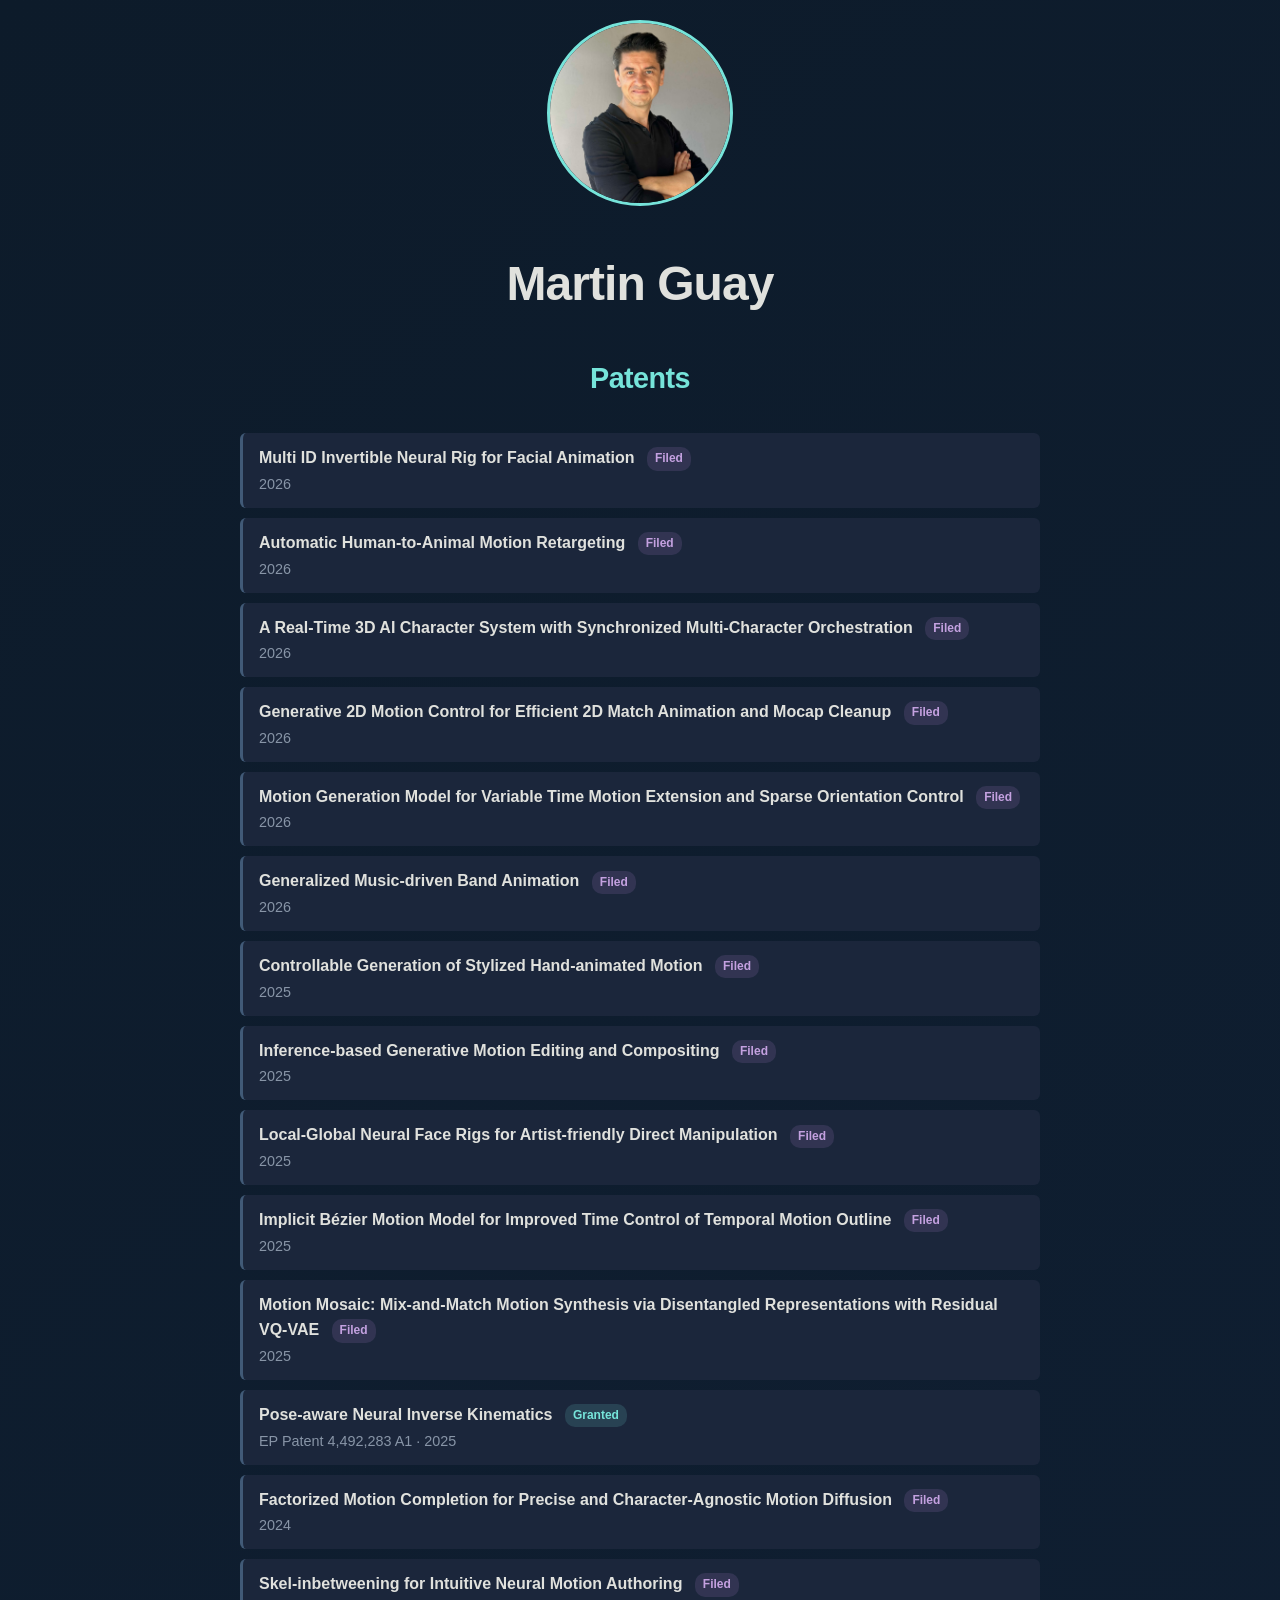
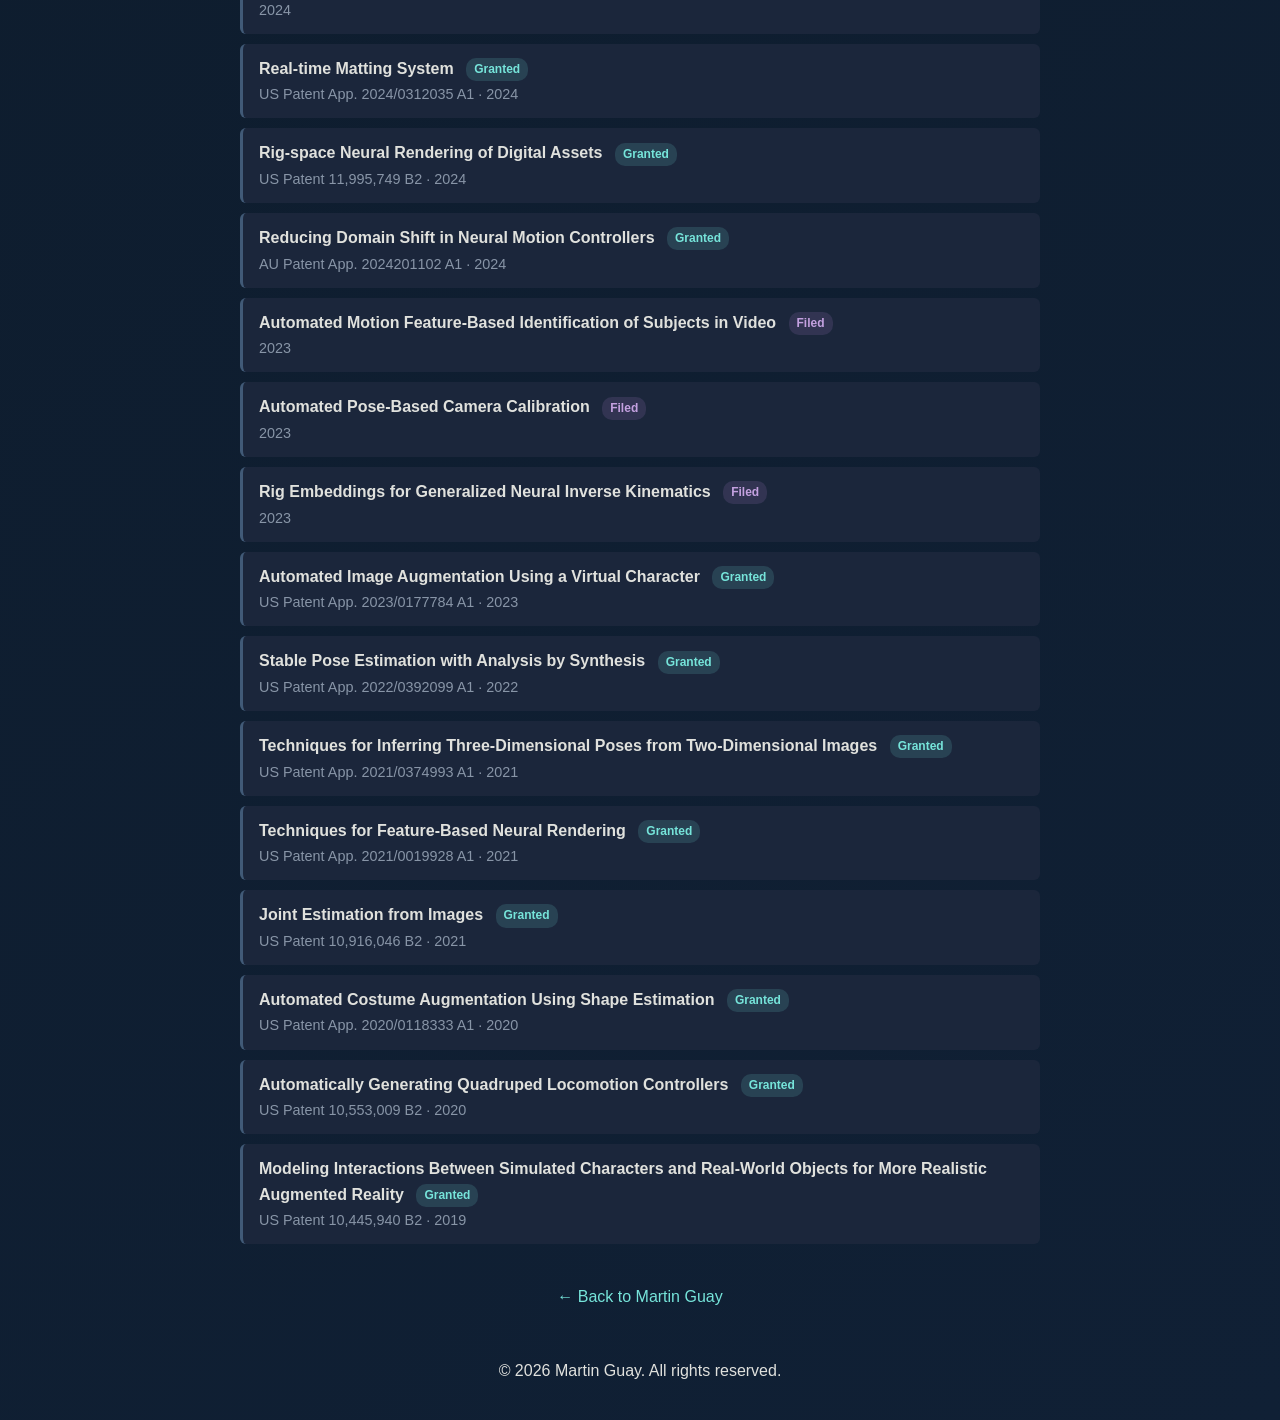
<file: patents.html>
<!DOCTYPE html>
<html lang="en">
<head>
    <meta charset="UTF-8">
    <meta name="viewport" content="width=device-width, initial-scale=1.0">
    <meta name="description" content="Martin Guay - Patents">
    <meta name="author" content="Martin Guay">
    <title>Martin Guay - Patents</title>
    <link rel="stylesheet" href="style.css">
    <style>
        .patents-intro { text-align: center; max-width: 700px; margin: 0 auto 30px; color: #C0C8D2; }
        .patent-list { list-style: none; padding: 0; margin: 0 auto; max-width: 800px; }
        .patent-entry {
            padding: 12px 16px;
            margin-bottom: 10px;
            background-color: #1B263B;
            border-radius: 6px;
            border-left: 3px solid #415A77;
            transition: box-shadow 0.3s ease, border-left-color 0.3s ease;
        }
        .patent-entry:hover { box-shadow: 0 4px 12px rgba(0,0,0,0.2); border-left-color: #76E4DA; }
        .patent-entry .patent-title { color: #E0E1DD; font-weight: 600; }
        .patent-entry .patent-meta { color: #8895A7; font-size: 0.9em; margin-top: 2px; }
        .patent-status {
            display: inline-block;
            font-size: 0.75em;
            font-weight: 600;
            padding: 2px 8px;
            border-radius: 10px;
            margin-left: 8px;
            vertical-align: middle;
        }
        .patent-status.granted { background-color: rgba(118, 228, 218, 0.15); color: #76E4DA; }
        .patent-status.filed { background-color: rgba(139, 109, 175, 0.2); color: #C4A1E0; }
        .back-link { display: block; text-align: center; margin-top: 40px; }
    </style>
</head>
<body>
    <div class="container">
        <header class="profile-header">
            <img src="Self Portraits/MG2025.jpeg" alt="Martin Guay" class="profile-pic">
            <h1>Martin Guay</h1>
        </header>

        <h2 style="text-align:center; border-bottom:none;">Patents</h2>

        <main>
            <ul class="patent-list" id="patent-list"></ul>
        </main>

        <a href="index.html" class="back-link">&larr; Back to Martin Guay</a>

        <footer>
            <p>© <span id="current-year"></span> Martin Guay. All rights reserved.</p>
        </footer>
    </div>

    <script>
        const patents = [
            // { title: "Compiling Character Definitions into Definition-Traceable Fidelity Test Suites for AI Characters", year: 2026, status: "Filed" }, // not yet filed
            { title: "Multi ID Invertible Neural Rig for Facial Animation", year: 2026, status: "Filed" },
            { title: "Automatic Human-to-Animal Motion Retargeting", year: 2026, status: "Filed" },
            { title: "A Real-Time 3D AI Character System with Synchronized Multi-Character Orchestration", year: 2026, status: "Filed" },
            { title: "Generative 2D Motion Control for Efficient 2D Match Animation and Mocap Cleanup", year: 2026, status: "Filed" },
            { title: "Motion Generation Model for Variable Time Motion Extension and Sparse Orientation Control", year: 2026, status: "Filed" },
            { title: "Generalized Music-driven Band Animation", year: 2026, status: "Filed" },
            { title: "Controllable Generation of Stylized Hand-animated Motion", year: 2025, status: "Filed" },
            { title: "Inference-based Generative Motion Editing and Compositing", year: 2025, status: "Filed" },
            { title: "Local-Global Neural Face Rigs for Artist-friendly Direct Manipulation", year: 2025, status: "Filed" },
            { title: "Implicit Bézier Motion Model for Improved Time Control of Temporal Motion Outline", year: 2025, status: "Filed" },
            { title: "Motion Mosaic: Mix-and-Match Motion Synthesis via Disentangled Representations with Residual VQ-VAE", year: 2025, status: "Filed" },
            { title: "Factorized Motion Completion for Precise and Character-Agnostic Motion Diffusion", year: 2024, status: "Filed" },
            { title: "Skel-inbetweening for Intuitive Neural Motion Authoring", year: 2024, status: "Filed" },
            { title: "Automated Motion Feature-Based Identification of Subjects in Video", year: 2023, status: "Filed" },
            { title: "Automated Pose-Based Camera Calibration", year: 2023, status: "Filed" },
            { title: "Rig Embeddings for Generalized Neural Inverse Kinematics", year: 2023, status: "Filed" },
            { title: "Pose-aware Neural Inverse Kinematics", meta: "EP Patent 4,492,283 A1", year: 2025, status: "Granted" },
            { title: "Real-time Matting System", meta: "US Patent App. 2024/0312035 A1", year: 2024, status: "Granted" },
            { title: "Rig-space Neural Rendering of Digital Assets", meta: "US Patent 11,995,749 B2", year: 2024, status: "Granted" },
            { title: "Reducing Domain Shift in Neural Motion Controllers", meta: "AU Patent App. 2024201102 A1", year: 2024, status: "Granted" },
            { title: "Automated Image Augmentation Using a Virtual Character", meta: "US Patent App. 2023/0177784 A1", year: 2023, status: "Granted" },
            { title: "Stable Pose Estimation with Analysis by Synthesis", meta: "US Patent App. 2022/0392099 A1", year: 2022, status: "Granted" },
            { title: "Techniques for Inferring Three-Dimensional Poses from Two-Dimensional Images", meta: "US Patent App. 2021/0374993 A1", year: 2021, status: "Granted" },
            { title: "Techniques for Feature-Based Neural Rendering", meta: "US Patent App. 2021/0019928 A1", year: 2021, status: "Granted" },
            { title: "Joint Estimation from Images", meta: "US Patent 10,916,046 B2", year: 2021, status: "Granted" },
            { title: "Automated Costume Augmentation Using Shape Estimation", meta: "US Patent App. 2020/0118333 A1", year: 2020, status: "Granted" },
            { title: "Automatically Generating Quadruped Locomotion Controllers", meta: "US Patent 10,553,009 B2", year: 2020, status: "Granted" },
            { title: "Modeling Interactions Between Simulated Characters and Real-World Objects for More Realistic Augmented Reality", meta: "US Patent 10,445,940 B2", year: 2019, status: "Granted" }
        ];

        const listEl = document.getElementById('patent-list');
        patents
            .sort((a, b) => b.year - a.year)
            .forEach(p => {
                const li = document.createElement('li');
                li.className = 'patent-entry';
                const statusClass = p.status.toLowerCase();
                li.innerHTML = `
                    <span class="patent-title">${p.title}</span>
                    <span class="patent-status ${statusClass}">${p.status}</span>
                    <div class="patent-meta">${p.meta ? p.meta + ' &middot; ' : ''}${p.year}</div>
                `;
                listEl.appendChild(li);
            });

        document.getElementById('current-year').textContent = new Date().getFullYear();
    </script>
</body>
</html>
</file>
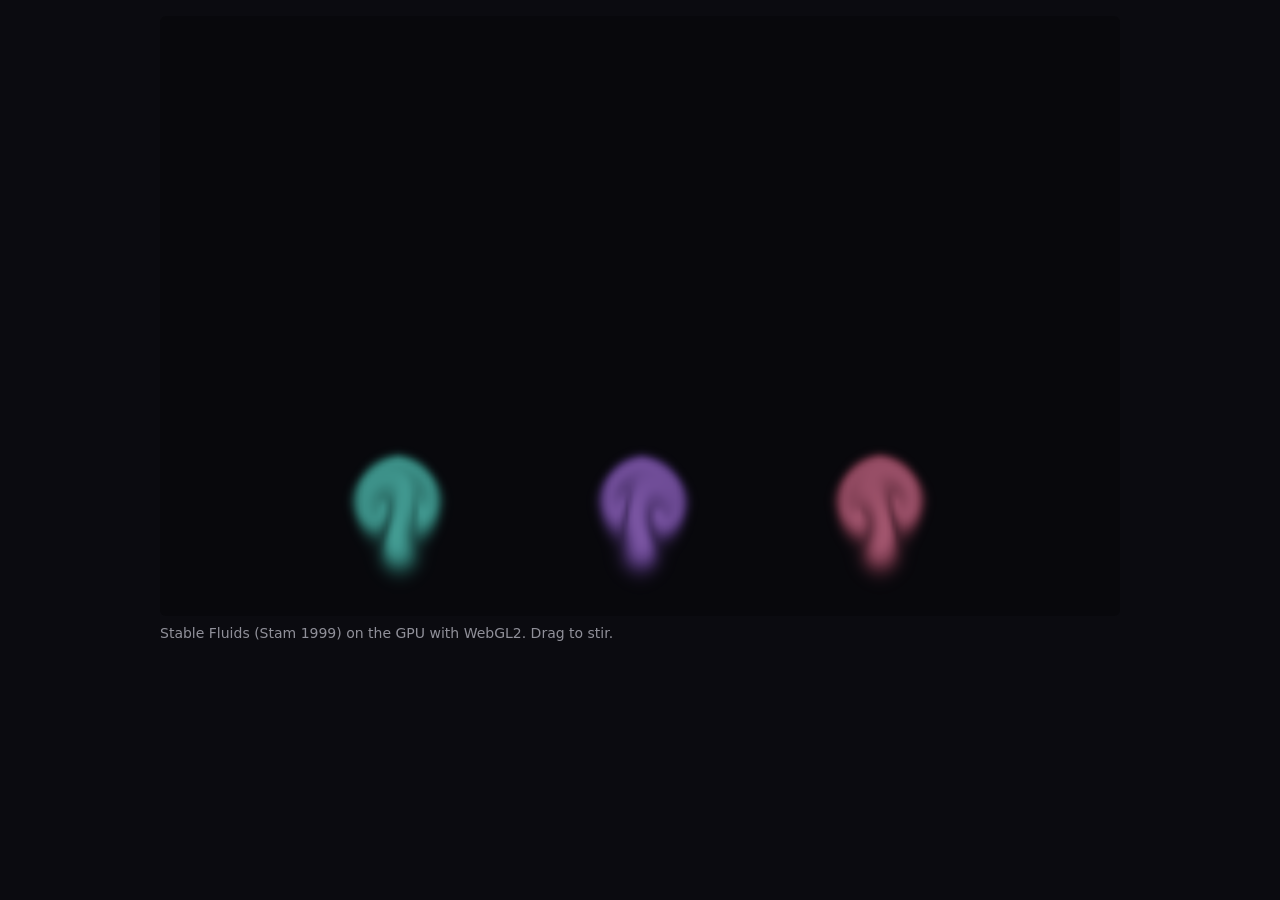
<file: GPU Fluids/fluid.html>
<!DOCTYPE html>
<html lang="en">
<head>
<meta charset="UTF-8">
<meta name="viewport" content="width=device-width, initial-scale=1.0">
<title>Stable Fluids</title>
<style>
  :root { --bg: #0b0b10; --fg: #c9c9d4; }
  html, body { margin: 0; background: var(--bg); color: var(--fg); font: 14px/1.4 system-ui, sans-serif; }
  .wrap { max-width: 960px; margin: 0 auto; padding: 16px; }
  canvas { display: block; width: 100%; aspect-ratio: 16 / 10; border-radius: 6px; background: #08080c; touch-action: none; cursor: crosshair; }
  p { opacity: .7; margin: 8px 0 0; }
</style>
</head>
<body>
<div class="wrap">
  <canvas id="fluid"></canvas>
  <p>Stable Fluids (Stam 1999) on the GPU with WebGL2. Drag to stir.</p>
</div>

<script src="stable-fluids.js"></script>
<script>
const P = {
  W: 256, H: 160,
  stepsPerSecond: 60,
  // colored emitters: grid-normalized position, color, force (direction sways around `angle`)
  emitters: [
    { pos: [0.25, 0.10], color: [0.30, 0.95, 0.85], angle: 90, sway: 35, phase: 0.0 },
    { pos: [0.50, 0.10], color: [0.65, 0.40, 1.00], angle: 90, sway: 35, phase: 2.1 },
    { pos: [0.75, 0.10], color: [1.00, 0.40, 0.55], angle: 90, sway: 35, phase: 4.2 },
  ],
  radius: 4, force: 40, dyeRate: 1.5, swayFreq: 0.25,
  mouseGain: 1.5, mouseRadius: 5,
};

const canvas = document.getElementById('fluid');
const fluid = StableFluids.create(canvas, {
  W: P.W, H: P.H, dt: 0.1, pressureIters: 30, dissipation: 0.997, buoyancy: 0.8, gain: 1.4,
});

/* drag to stir: impulse + dye of a slowly cycling hue */
const hue = h => [0, 8, 4].map(n => { const k = (n + h * 12) % 12; return 0.5 - 0.5 * Math.max(-1, Math.min(k - 3, 9 - k, 1)); });
const mouse = { down: false, last: null, pos: [0, 0], d: [0, 0] };
function toGrid(e) {
  const r = canvas.getBoundingClientRect();
  return [(e.clientX - r.left) / r.width * P.W, (1 - (e.clientY - r.top) / r.height) * P.H];
}
canvas.addEventListener('pointerdown', e => { mouse.down = true; mouse.last = toGrid(e); canvas.setPointerCapture(e.pointerId); });
canvas.addEventListener('pointerup', () => { mouse.down = false; });
canvas.addEventListener('pointermove', e => {
  if (!mouse.down) return;
  const g = toGrid(e);
  mouse.d[0] += g[0] - mouse.last[0]; mouse.d[1] += g[1] - mouse.last[1];
  mouse.pos = g; mouse.last = g;
});

function step(t) {
  const dt = fluid.params.dt;
  for (const em of P.emitters) {
    const a = (em.angle + em.sway * Math.sin(2 * Math.PI * P.swayFreq * t + em.phase)) * Math.PI / 180;
    fluid.splat(em.pos[0] * P.W, em.pos[1] * P.H, P.radius,
      dt * P.force * Math.cos(a), dt * P.force * Math.sin(a),
      ...em.color.map(c => c * dt * P.dyeRate));
  }
  if (mouse.d[0] || mouse.d[1]) {
    const s = Math.min(1, Math.hypot(...mouse.d) * 0.2);
    fluid.splat(mouse.pos[0], mouse.pos[1], P.mouseRadius, mouse.d[0] * P.mouseGain, mouse.d[1] * P.mouseGain,
      ...hue(t * 0.1).map(c => c * s));
    mouse.d = [0, 0];
  }
  fluid.step();
}

/* fixed-rate stepping (same speed on 60 / 120 Hz screens), at most 2 steps per frame */
let acc = 0, last = performance.now();
function frame(now) {
  acc = Math.min(acc + (now - last) / 1000 * P.stepsPerSecond, 2);
  last = now;
  if (acc >= 1) {
    for (; acc >= 1; acc--) step(now / 1000);
    const dpr = Math.min(window.devicePixelRatio || 1, 2);
    const w = Math.round(canvas.clientWidth * dpr), h = Math.round(canvas.clientHeight * dpr);
    if (canvas.width !== w || canvas.height !== h) { canvas.width = w; canvas.height = h; }
    fluid.render(w, h);
  }
  requestAnimationFrame(frame);
}
requestAnimationFrame(frame);
</script>
</body>
</html>
</file>
<file: style.css>
/* General Reset and Base Styles */
body {
  font-family: -apple-system, BlinkMacSystemFont, "Segoe UI", Roboto, Helvetica, Arial, sans-serif;
  margin: 0;
  padding: 0;
  background-color: #0D1B2A; /* Dark Navy Blue */
  background-image: linear-gradient(145deg, #0D1B2A 0%, #102035 100%);
  color: #E0E1DD; /* Soft White */
  line-height: 1.6;
}

.container {
  max-width: 1000px;
  margin: 0 auto;
  padding: 20px;
}

a {
  color: #76E4DA; /* Vibrant Teal */
  text-decoration: none;
}

a:hover, a.bio-link:hover {
  text-decoration: underline;
  color: #A1FFEE; /* Lighter Teal for hover */
}
a.bio-link { /* Specific styling for links in bio if needed */
  font-weight: 500; /* Make them slightly bolder */
}


h1, h2, h3, h4 {
  color: #E0E1DD;
  letter-spacing: -0.02em;
}
h1 { font-size: 3em; text-align: center; font-weight: 700; }
h2 {
  font-size: 1.8em;
  border-bottom: 1px solid #415A77;
  padding-bottom: 0.3em;
  color: #76E4DA;
  font-weight: 600;
}
h3.year-header {
  font-size: 1.5em;
  color: #76E4DA;
  margin-top: 1.8em;
  margin-bottom: 0.8em;
  font-weight: 600;
}
h4 { font-size: 1.05em; margin-top: 0; margin-bottom: 0.3em; font-weight: 600; }


/* Profile Header */
.profile-header {
  text-align: center;

}

.profile-pic {
  width: 180px;
  height: 180px;
  border-radius: 50%;
  border: 3px solid #76E4DA;

  object-fit: cover;
}

.bio {
  text-align: left;
  max-width: 800px;
  margin: 0 auto;
  font-size: 1.0em;
  color: #C0C8D2;
  line-height: 1.7;
}
.bio p { margin-bottom: 1em; }

/* Teasers Section */
.teasers {
  display: flex;
  justify-content: center;
  gap: 20px;
  margin-bottom: 40px;
}
.teasers img {
  height: 180px;
  border-radius: 8px;
  border: 1px solid #253146;
  transition: transform 0.3s ease, border-color 0.3s ease;
}
.teasers img:hover {
  transform: scale(1.05);
  border-color: #76E4DA;
}

/* Navigation Tabs */
.main-nav {
  display: flex;
  justify-content: center;
  margin-bottom: 30px;
  border-bottom: 1px solid #415A77;
  padding-bottom: 15px;
}
.main-nav button {
  background-color: transparent;
  color: #E0E1DD;
  border: 1px solid #415A77;
  padding: 10px 20px;
  margin: 0 5px;
  cursor: pointer;
  font-size: 1em;
  border-radius: 4px;
  transition: background-color 0.3s, color 0.3s, border-color 0.3s;
}
.main-nav button:hover {
  background-color: #1B263B;
  color: #76E4DA;
  border-color: #76E4DA;
}
.main-nav button.active {
  background-color: #76E4DA;
  color: #0D1B2A;
  border-color: #76E4DA;
}

/* Publications List - Streamlined */
#publications-section { margin-bottom: 40px; }
.year-publications { margin-bottom: 10px; }

.publication-entry {
  display: flex;
  gap: 15px;
  margin-bottom: 15px;
  padding: 12px;
  background-color: #1B263B;
  border-radius: 6px;
  border-left: 3px solid #415A77;
  transition: box-shadow 0.3s ease, border-left-color 0.3s ease;
  align-items: flex-start;
}
.publication-entry:hover {
  box-shadow: 0 4px 12px rgba(0,0,0,0.2);
  border-left-color: #76E4DA;
}
.publication-entry.game-entry-as-pub {
  border-left-color: #8B6DAF;
}
.publication-entry.game-entry-as-pub:hover {
  border-left-color: #C4A1E0;
}


.pub-image img,
.pub-image .pub-video {
  width: 160px;
  height: 120px;
  object-fit: contain;
  background-color: #0D1B2A;
  display: block;
  flex-shrink: 0;
  object-position: center;
  border-radius: 4px;
  border: 1px solid #253146;
}

.pub-details {
  flex: 1;
  display: flex;
  flex-direction: column;
  justify-content: center;
  min-height: 120px;
}

.pub-title-line {
  display: flex;
  justify-content: space-between;
  align-items: center;
  margin-bottom: 4px;
}
.pub-title-anchor {
  flex-grow: 1;
  color: #E0E1DD;
  font-weight: 600;
  font-size: 1.05em;
  line-height: 1.3;
}
.pub-title-anchor:hover { color: #76E4DA; }

.title-icons {
  white-space: nowrap;
  margin-left: 10px;
}
.icon-link img {
  height: 18px;
  width: 18px;
  margin-left: 6px;
  vertical-align: middle;
  opacity: 0.7;
  transition: opacity 0.3s ease;
}
.icon-link:hover img { opacity: 1; }

.pub-details .authors,
.pub-details .venue {
  font-size: 0.8em;
  color: #A9B4C2;
  margin-bottom: 2px;
  line-height: 1.4;
}
.pub-details .award { color: #C4A1E0; font-weight: bold; }

/* Thematic View - Buttons with Images */
#theme-buttons-container {
  display: flex;
  flex-wrap: wrap;
  justify-content: center;
  gap: 15px;
  margin-bottom: 30px;
}
.theme-button {
  background-color: #1B263B;
  color: #E0E1DD;
  border: 1px solid #253146;
  padding: 10px;
  cursor: pointer;
  border-radius: 8px;
  font-size: 0.9em;
  transition: background-color 0.3s, transform 0.3s, border-color 0.3s;
  display: flex;
  flex-direction: column;
  align-items: center;
  text-align: center;
  width: calc(25% - 12px);
  min-height: 220px;
  justify-content: flex-start;
  box-sizing: border-box;
}
.theme-button:hover {
  background-color: #253146;
  transform: translateY(-3px);
  border-color: #76E4DA;
}
.theme-button.active {
  background-color: #415A77;
  color: #76E4DA;
  border: 1px solid #76E4DA;
  transform: translateY(-1px);
}
.theme-button-img {
  width: 100%;
  height: 100px; /* Adjusted height for smaller button */
  object-fit: contain; /* Ensure image is not cropped */
  background-color: #0D1B2A; /* Background for letterboxing if image is smaller */
  border-radius: 4px;
  margin-bottom: 8px; /* Space between image and label */
}
.theme-button-label {
  font-size: 0.85em;
  font-weight: 500;
  line-height: 1.3;
  margin-top: auto;
  word-break: break-word;
}
.theme-button-description {
  font-size: 0.75em;
  color: #A9B4C2;
  line-height: 1.4;
  margin-top: 6px;
  font-weight: 400;
}
#themed-publications-list .publication-entry { /* Uses same styling */ }
.no-results-message {
  text-align: center;
  font-style: italic;
  color: #A9B4C2;
  padding: 20px;
}

/* Responsive Adjustments */
@media (max-width: 900px) {
  .theme-button { width: calc(33.33% - 10px); min-height: 200px; }
  .theme-button-img { height: 100px; }
  .theme-button-label { font-size: 0.9em; }
}


@media (max-width: 480px) { /* Mobile */
  .container { padding: 10px; }
  .main-nav button { padding: 8px 10px; font-size: 0.85em; }
  .profile-pic { width: 120px; height: 120px; }
  .bio { font-size: 0.95em; }

  .publication-entry {
      flex-direction: column;
      align-items: center;
  }
  .pub-image img,
  .pub-image .pub-video { margin-bottom: 10px; width: 100%; max-width: 200px; height: auto; }
  .pub-details { width: 100%; text-align: center; min-height: auto; }
  .pub-title-line { flex-direction: column; align-items: center; }
  .title-icons { margin-left: 0; margin-top: 5px; }
  .authors, .venue { text-align: center; }

  .theme-button { width: calc(50% - 8px); min-height: 140px; }
  .theme-button-img { height: 80px; }
  .theme-button-label { font-size: 0.8em; }
}

/* Contact: name link + button */
h1 a.name-link { color: inherit; text-decoration: none; }
h1 a.name-link:hover { color: #A1FFEE; text-decoration: none; }
.contact-button {
  display: inline-block;
  margin: 0 auto 1.5em;
  padding: 0.5em 1.4em;
  border: 1px solid #76E4DA;
  border-radius: 999px;
  color: #76E4DA;
  font-weight: 500;
  text-decoration: none;
  transition: background-color 0.2s, color 0.2s;
}
.contact-button:hover { background-color: #76E4DA; color: #0D1B2A; text-decoration: none; }

footer { text-align: center; margin-top: 3em; }
</file>
